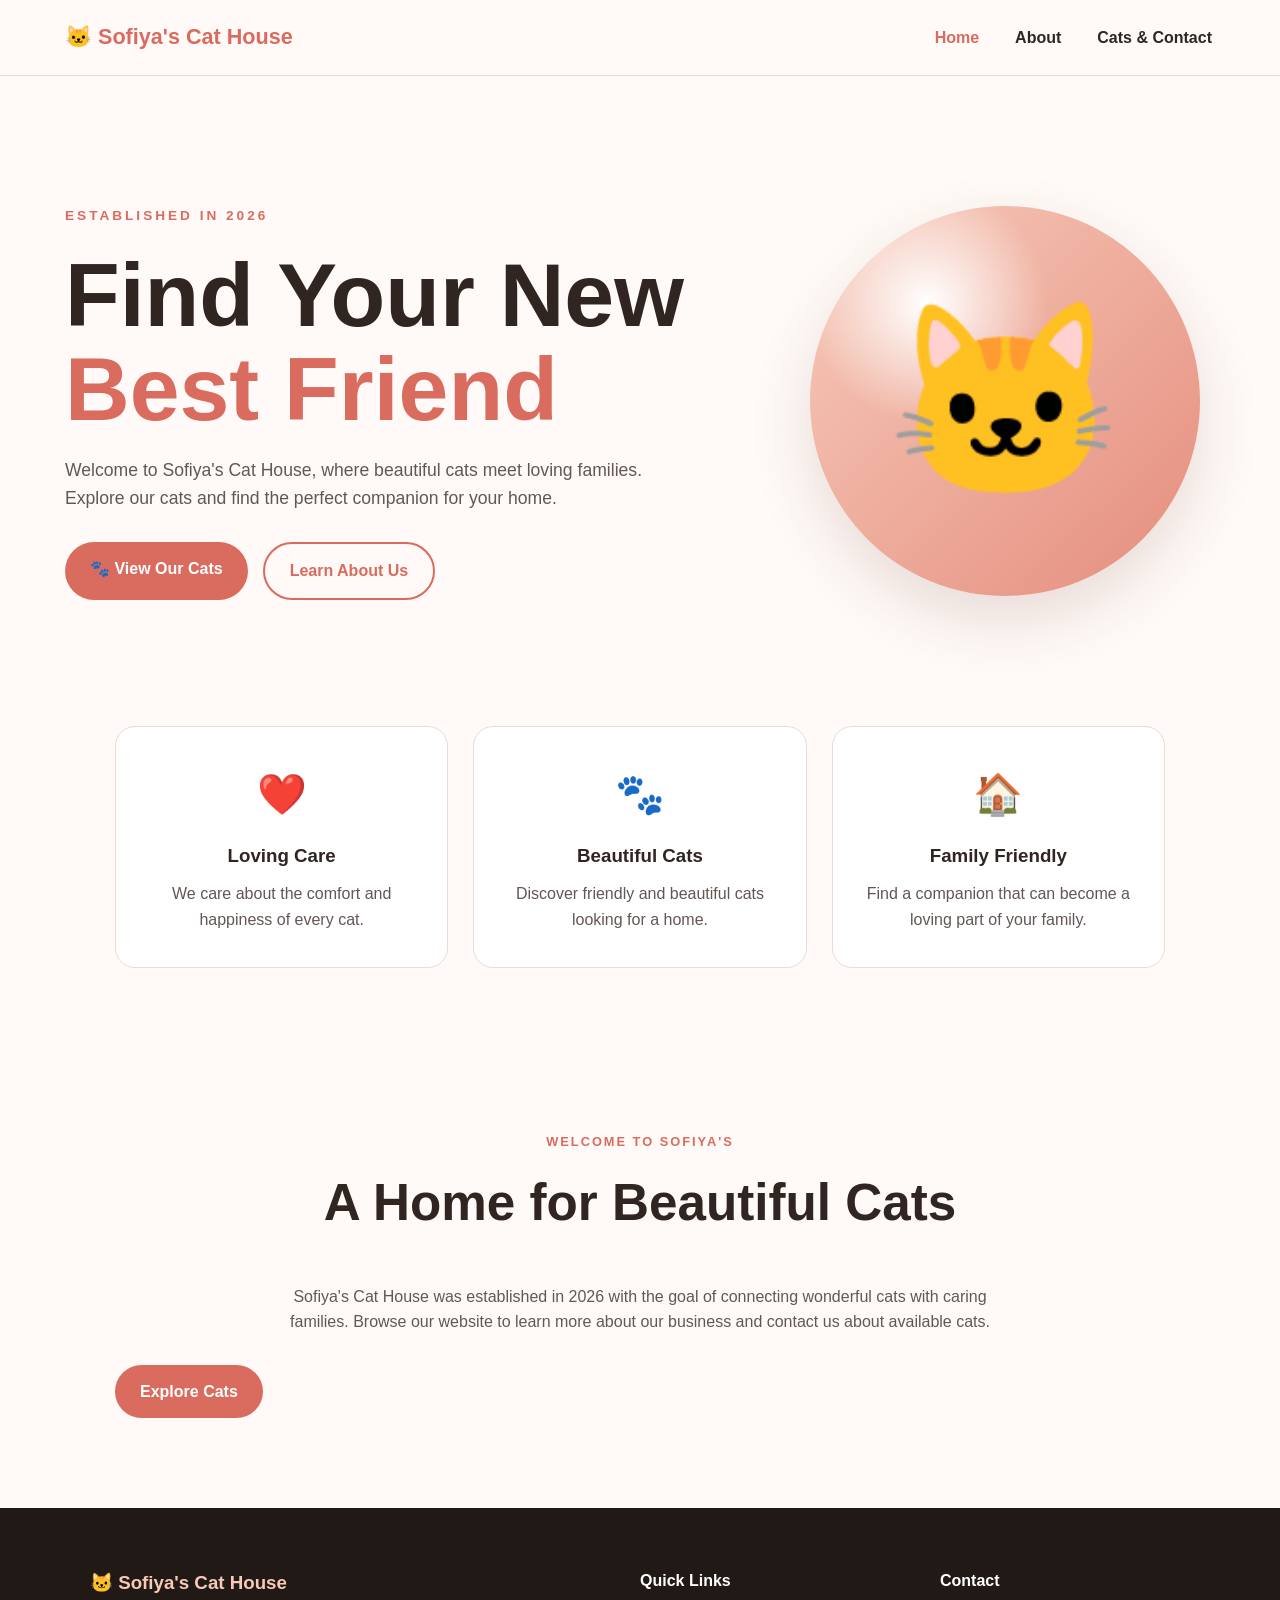
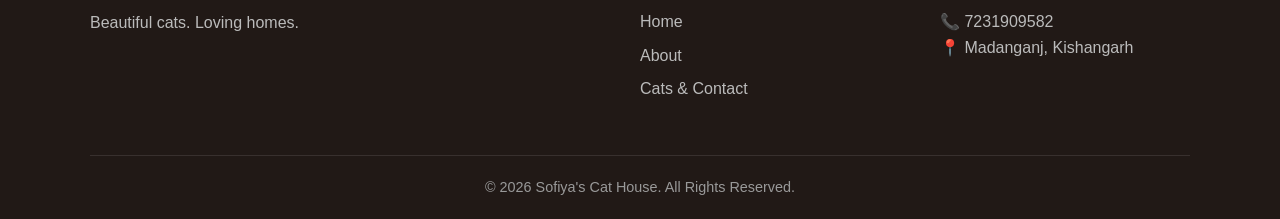
<file: index.html>
<!DOCTYPE html>
<html lang="en">
<head>
    <meta charset="UTF-8">
    <meta name="viewport" content="width=device-width, initial-scale=1.0">
    <meta name="description" content="Sofiya's Cat House - Find loving and beautiful cats for your family. Established in 2026 in Madanganj Kishangarh.">
    <meta name="author" content="Sofiya">
    <title>Sofiya's Cat House | Home</title>

    <link rel="stylesheet" href="style.css">
</head>

<body>

    <!-- Navigation -->
    <header class="header">
        <nav class="navbar">
            <div class="logo">
                🐱 Sofiya's Cat House
            </div>

            <button class="menu-toggle" id="menuToggle">
                ☰
            </button>

            <ul class="nav-links" id="navLinks">
                <li><a href="indexed.html" class="active">Home</a></li>
                <li><a href="about.html">About</a></li>
                <li><a href="content.html">Cats & Contact</a></li>
            </ul>
        </nav>
    </header>

    <!-- Hero Section -->
    <section class="hero">
        <div class="hero-content">
            <span class="small-title">ESTABLISHED IN 2026</span>

            <h1>Find Your New<br><span>Best Friend</span></h1>

            <p>
                Welcome to Sofiya's Cat House, where beautiful cats
                meet loving families. Explore our cats and find the
                perfect companion for your home.
            </p>

            <div class="hero-buttons">
                <a href="content.html" class="btn primary-btn">
                    🐾 View Our Cats
                </a>

                <a href="about.html" class="btn secondary-btn">
                    Learn About Us
                </a>
            </div>
        </div>

        <div class="hero-cat">
            <div class="cat-circle">
                🐱
            </div>
        </div>
    </section>

    <!-- Features -->
    <section class="features">

        <div class="feature-card">
            <div class="feature-icon">❤️</div>
            <h3>Loving Care</h3>
            <p>
                We care about the comfort and happiness of every cat.
            </p>
        </div>

        <div class="feature-card">
            <div class="feature-icon">🐾</div>
            <h3>Beautiful Cats</h3>
            <p>
                Discover friendly and beautiful cats looking for a home.
            </p>
        </div>

        <div class="feature-card">
            <div class="feature-icon">🏠</div>
            <h3>Family Friendly</h3>
            <p>
                Find a companion that can become a loving part of your family.
            </p>
        </div>

    </section>

    <!-- Welcome -->
    <section class="welcome section-padding">

        <div class="section-heading">
            <span>WELCOME TO SOFIYA'S</span>
            <h2>A Home for Beautiful Cats</h2>
        </div>

        <p class="center-text">
            Sofiya's Cat House was established in 2026 with the goal
            of connecting wonderful cats with caring families.
            Browse our website to learn more about our business
            and contact us about available cats.
        </p>

        <a href="content.html" class="btn primary-btn">
            Explore Cats
        </a>

    </section>

    <!-- Footer -->
    <footer class="footer">

        <div class="footer-content">

            <div>
                <h3>🐱 Sofiya's Cat House</h3>
                <p>Beautiful cats. Loving homes.</p>
            </div>

            <div>
                <h4>Quick Links</h4>
                <a href="indexed.html">Home</a>
                <a href="about.html">About</a>
                <a href="content.html">Cats & Contact</a>
            </div>

            <div>
                <h4>Contact</h4>
                <p>📞 7231909582</p>
                <p>📍 Madanganj, Kishangarh</p>
            </div>

        </div>

        <div class="copyright">
            © <span id="year"></span> Sofiya's Cat House. All Rights Reserved.
        </div>

    </footer>

    <script src="style.js"></script>

</body>
</html>
</file>
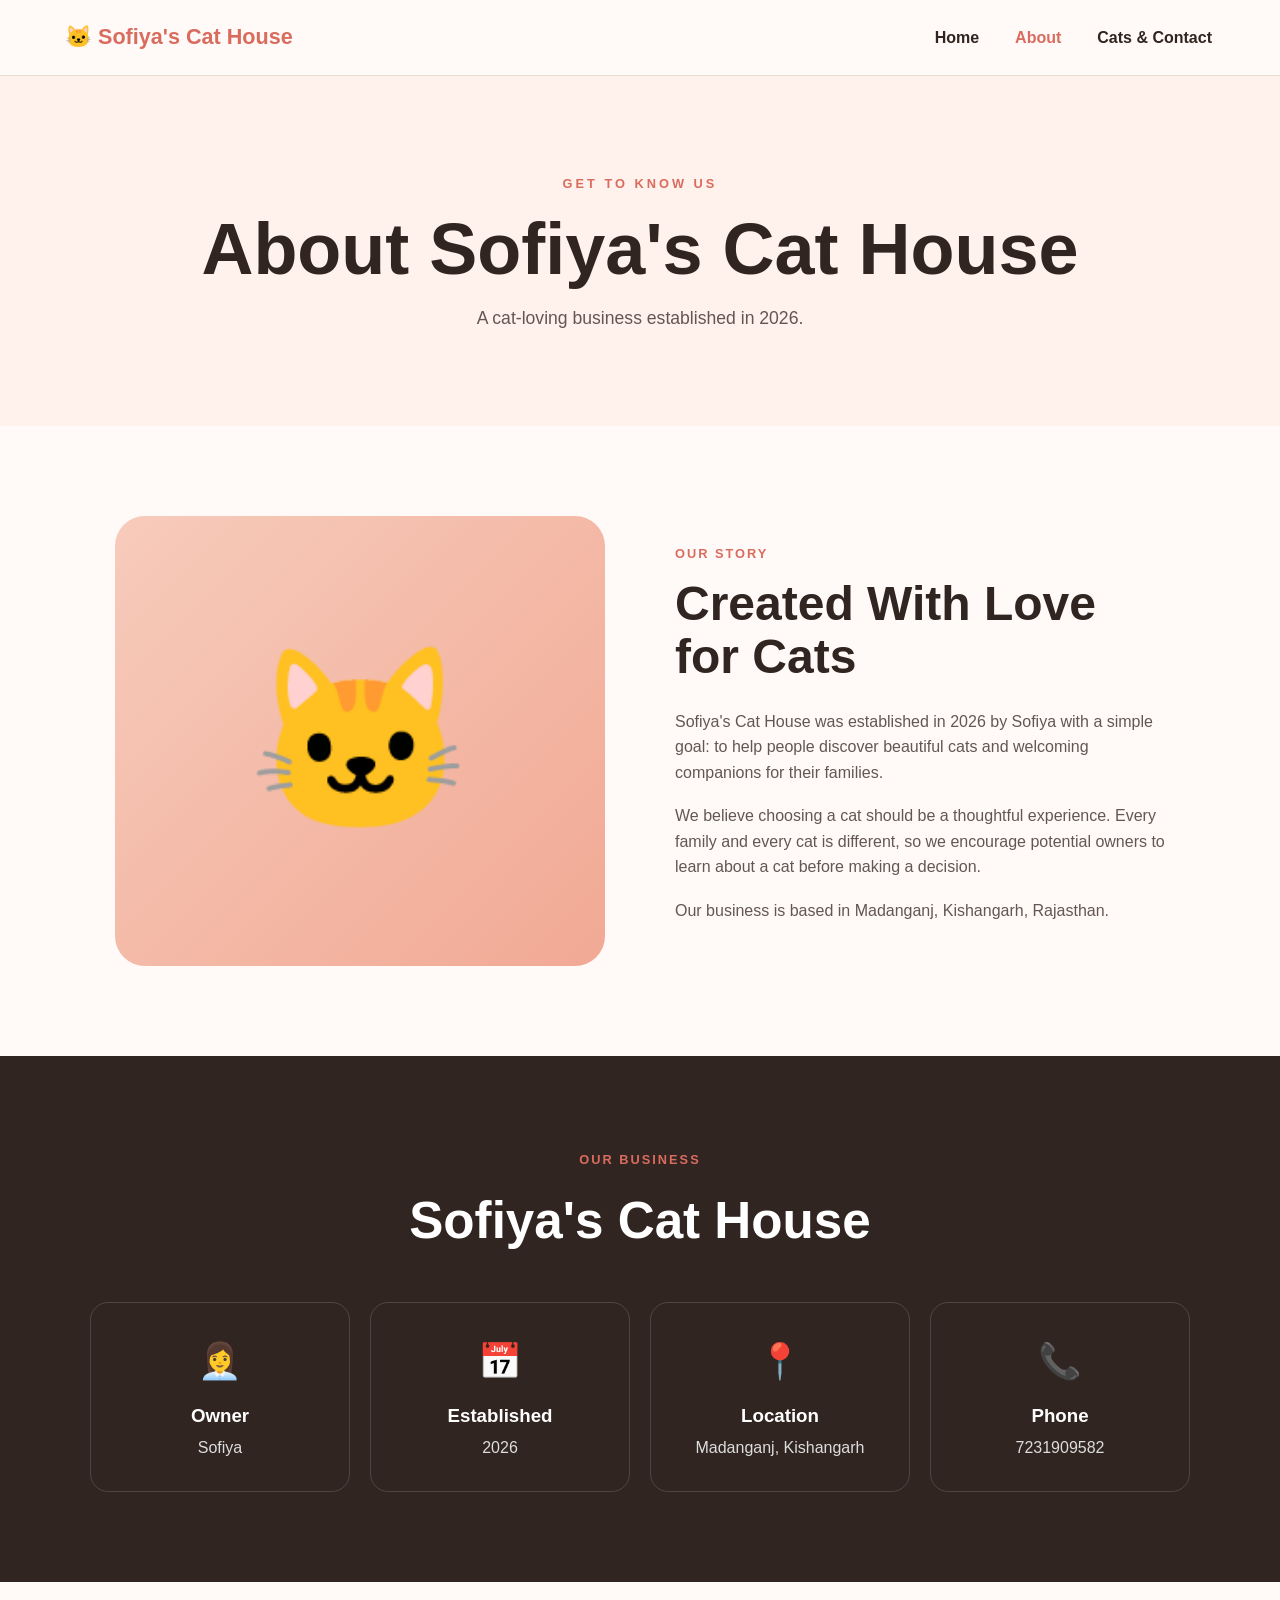
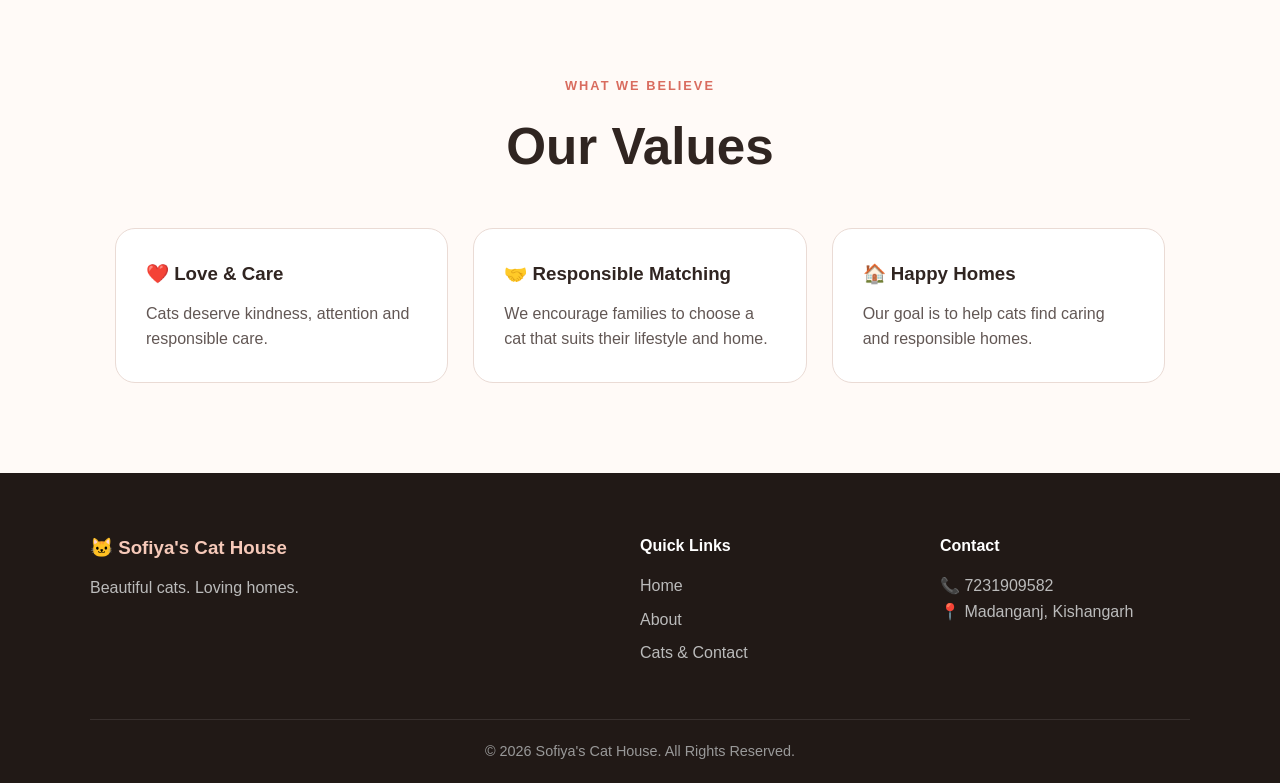
<file: about.html>
<!DOCTYPE html>
<html lang="en">
<head>
    <meta charset="UTF-8">
    <meta name="viewport" content="width=device-width, initial-scale=1.0">

    <meta name="description" content="Learn about Sofiya's Cat House, established in 2026 in Madanganj Kishangarh.">
    <meta name="author" content="Sofiya">

    <title>About Us | Sofiya's Cat House</title>

    <link rel="stylesheet" href="style.css">
</head>

<body>

    <!-- Navigation -->
    <header class="header">
        <nav class="navbar">

            <div class="logo">
                🐱 Sofiya's Cat House
            </div>

            <button class="menu-toggle" id="menuToggle">
                ☰
            </button>

            <ul class="nav-links" id="navLinks">
                <li><a href="indexed.html">Home</a></li>
                <li><a href="about.html" class="active">About</a></li>
                <li><a href="content.html">Cats & Contact</a></li>
            </ul>

        </nav>
    </header>

    <!-- Page Header -->
    <section class="page-banner">

        <div>
            <span>GET TO KNOW US</span>
            <h1>About Sofiya's Cat House</h1>
            <p>
                A cat-loving business established in 2026.
            </p>
        </div>

    </section>

    <!-- About Section -->
    <section class="about-section section-padding">

        <div class="about-image">
            <div class="large-cat-icon">
                🐱
            </div>
        </div>

        <div class="about-text">

            <span class="section-label">OUR STORY</span>

            <h2>Created With Love for Cats</h2>

            <p>
                Sofiya's Cat House was established in 2026 by Sofiya
                with a simple goal: to help people discover beautiful
                cats and welcoming companions for their families.
            </p>

            <p>
                We believe choosing a cat should be a thoughtful
                experience. Every family and every cat is different,
                so we encourage potential owners to learn about a cat
                before making a decision.
            </p>

            <p>
                Our business is based in Madanganj, Kishangarh,
                Rajasthan.
            </p>

        </div>

    </section>

    <!-- Business Information -->
    <section class="business-info">

        <div class="section-heading light-heading">
            <span>OUR BUSINESS</span>
            <h2>Sofiya's Cat House</h2>
        </div>

        <div class="info-grid">

            <div class="info-box">
                <span>👩‍💼</span>
                <h3>Owner</h3>
                <p>Sofiya</p>
            </div>

            <div class="info-box">
                <span>📅</span>
                <h3>Established</h3>
                <p>2026</p>
            </div>

            <div class="info-box">
                <span>📍</span>
                <h3>Location</h3>
                <p>Madanganj, Kishangarh</p>
            </div>

            <div class="info-box">
                <span>📞</span>
                <h3>Phone</h3>
                <p>7231909582</p>
            </div>

        </div>

    </section>

    <!-- Values -->
    <section class="values section-padding">

        <div class="section-heading">
            <span>WHAT WE BELIEVE</span>
            <h2>Our Values</h2>
        </div>

        <div class="value-grid">

            <div class="value-card">
                <h3>❤️ Love & Care</h3>
                <p>
                    Cats deserve kindness, attention and responsible care.
                </p>
            </div>

            <div class="value-card">
                <h3>🤝 Responsible Matching</h3>
                <p>
                    We encourage families to choose a cat that suits
                    their lifestyle and home.
                </p>
            </div>

            <div class="value-card">
                <h3>🏠 Happy Homes</h3>
                <p>
                    Our goal is to help cats find caring and responsible
                    homes.
                </p>
            </div>

        </div>

    </section>

    <!-- Footer -->
    <footer class="footer">

        <div class="footer-content">

            <div>
                <h3>🐱 Sofiya's Cat House</h3>
                <p>Beautiful cats. Loving homes.</p>
            </div>

            <div>
                <h4>Quick Links</h4>
                <a href="indexed.html">Home</a>
                <a href="about.html">About</a>
                <a href="content.html">Cats & Contact</a>
            </div>

            <div>
                <h4>Contact</h4>
                <p>📞 7231909582</p>
                <p>📍 Madanganj, Kishangarh</p>
            </div>

        </div>

        <div class="copyright">
            © <span id="year"></span> Sofiya's Cat House. All Rights Reserved.
        </div>

    </footer>

    <script src="style.js"></script>

</body>
</html>
</file>
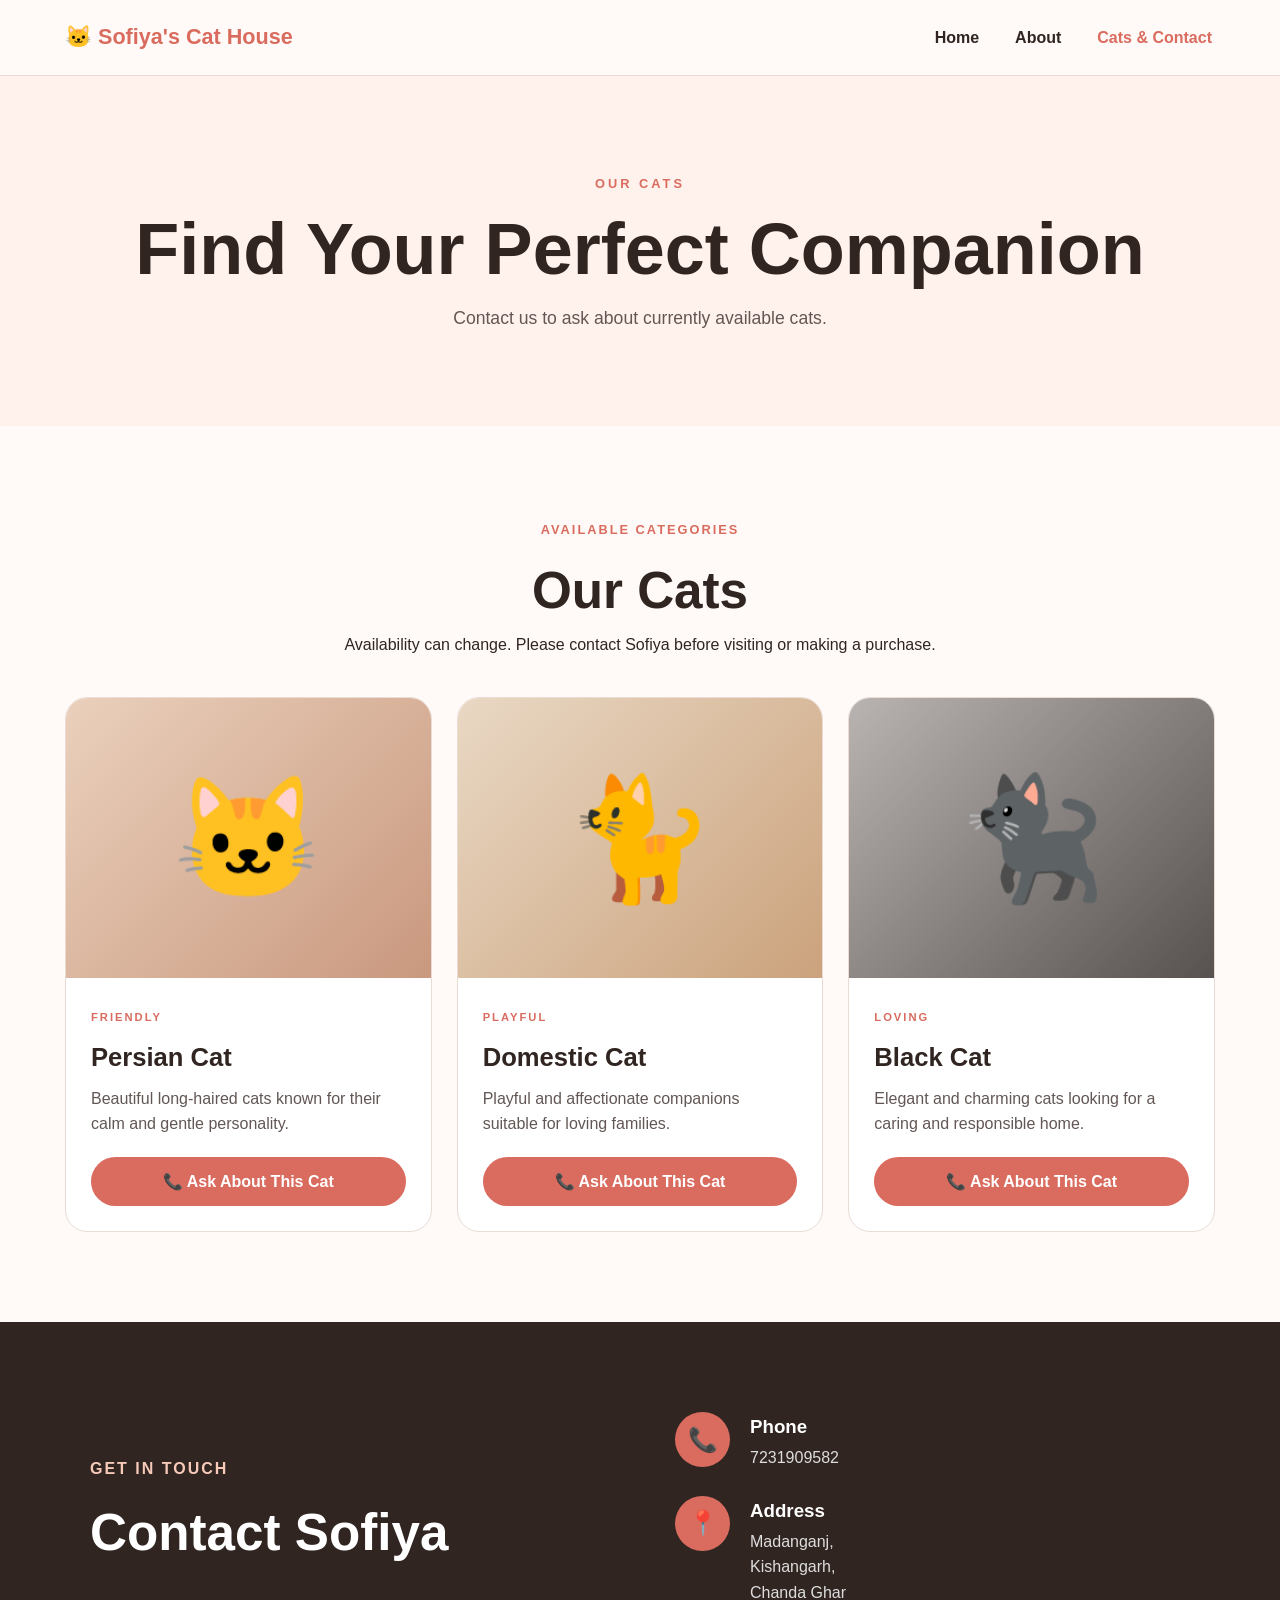
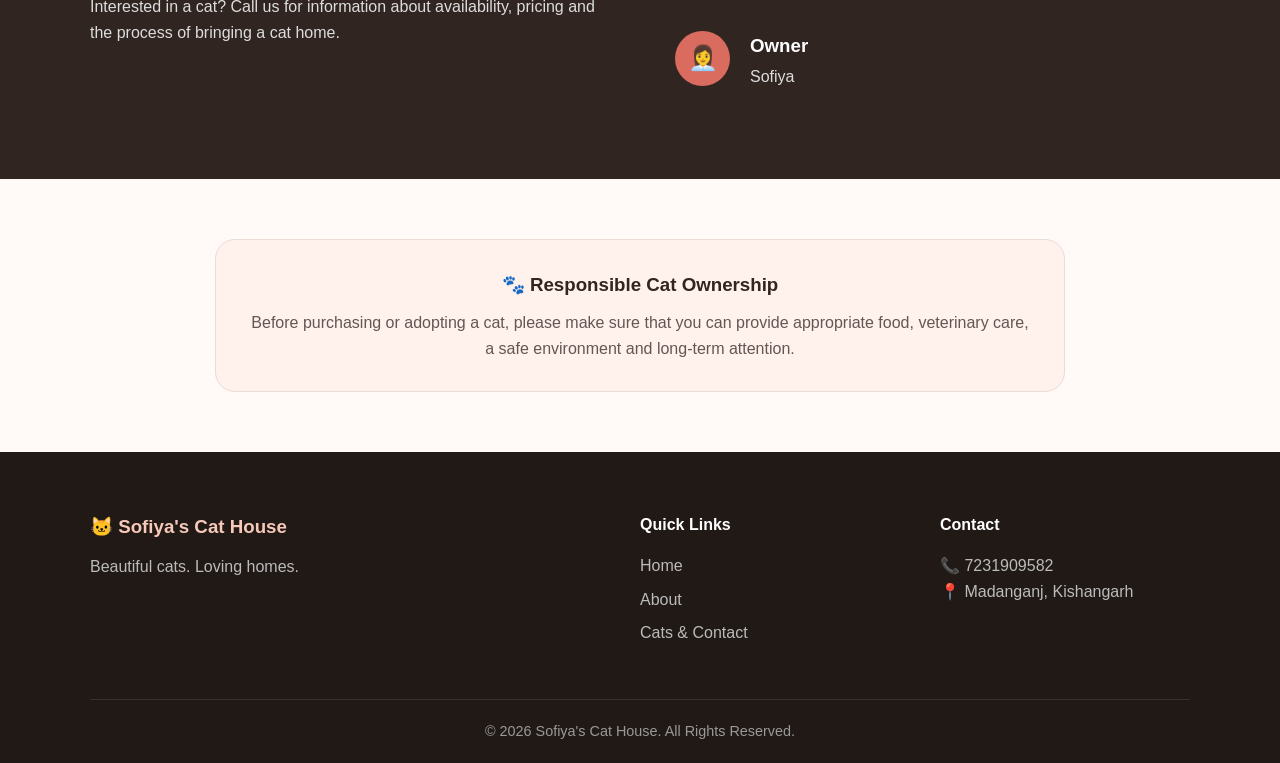
<file: content.html>
<!DOCTYPE html>
<html lang="en">
<head>

    <meta charset="UTF-8">
    <meta name="viewport" content="width=device-width, initial-scale=1.0">

    <meta name="description" content="Browse cats and contact Sofiya's Cat House in Madanganj Kishangarh.">
    <meta name="author" content="Sofiya">

    <title>Cats & Contact | Sofiya's Cat House</title>

    <link rel="stylesheet" href="style.css">

</head>

<body>

    <!-- Navigation -->
    <header class="header">

        <nav class="navbar">

            <div class="logo">
                🐱 Sofiya's Cat House
            </div>

            <button class="menu-toggle" id="menuToggle">
                ☰
            </button>

            <ul class="nav-links" id="navLinks">
                <li><a href="indexed.html">Home</a></li>
                <li><a href="about.html">About</a></li>
                <li><a href="content.html" class="active">Cats & Contact</a></li>
            </ul>

        </nav>

    </header>


    <!-- Page Banner -->
    <section class="page-banner">

        <div>

            <span>OUR CATS</span>

            <h1>Find Your Perfect Companion</h1>

            <p>
                Contact us to ask about currently available cats.
            </p>

        </div>

    </section>


    <!-- Cats -->
    <section class="cats-section section-padding">

        <div class="section-heading">

            <span>AVAILABLE CATEGORIES</span>

            <h2>Our Cats</h2>

            <p>
                Availability can change. Please contact Sofiya
                before visiting or making a purchase.
            </p>

        </div>


        <div class="cats-grid">


            <!-- Cat 1 -->
            <div class="cat-card">

                <div class="cat-photo cat-photo-one">
                    🐱
                </div>

                <div class="cat-details">

                    <span class="cat-tag">FRIENDLY</span>

                    <h3>Persian Cat</h3>

                    <p>
                        Beautiful long-haired cats known for their
                        calm and gentle personality.
                    </p>

                    <a href="tel:7231909582" class="cat-button">
                        📞 Ask About This Cat
                    </a>

                </div>

            </div>


            <!-- Cat 2 -->
            <div class="cat-card">

                <div class="cat-photo cat-photo-two">
                    🐈
                </div>

                <div class="cat-details">

                    <span class="cat-tag">PLAYFUL</span>

                    <h3>Domestic Cat</h3>

                    <p>
                        Playful and affectionate companions suitable
                        for loving families.
                    </p>

                    <a href="tel:7231909582" class="cat-button">
                        📞 Ask About This Cat
                    </a>

                </div>

            </div>


            <!-- Cat 3 -->
            <div class="cat-card">

                <div class="cat-photo cat-photo-three">
                    🐈‍⬛
                </div>

                <div class="cat-details">

                    <span class="cat-tag">LOVING</span>

                    <h3>Black Cat</h3>

                    <p>
                        Elegant and charming cats looking for a caring
                        and responsible home.
                    </p>

                    <a href="tel:7231909582" class="cat-button">
                        📞 Ask About This Cat
                    </a>

                </div>

            </div>


        </div>

    </section>


    <!-- Contact Section -->
    <section class="contact-section">

        <div class="contact-container">

            <div class="contact-text">

                <span>GET IN TOUCH</span>

                <h2>Contact Sofiya</h2>

                <p>
                    Interested in a cat? Call us for information about
                    availability, pricing and the process of bringing
                    a cat home.
                </p>

            </div>


            <div class="contact-details">

                <div class="contact-item">

                    <div class="contact-icon">
                        📞
                    </div>

                    <div>
                        <h3>Phone</h3>
                        <a href="tel:7231909582">
                            7231909582
                        </a>
                    </div>

                </div>


                <div class="contact-item">

                    <div class="contact-icon">
                        📍
                    </div>

                    <div>
                        <h3>Address</h3>

                        <p>
                            Madanganj,<br>
                            Kishangarh,<br>
                            Chanda Ghar
                        </p>

                    </div>

                </div>


                <div class="contact-item">

                    <div class="contact-icon">
                        👩‍💼
                    </div>

                    <div>

                        <h3>Owner</h3>

                        <p>
                            Sofiya
                        </p>

                    </div>

                </div>

            </div>

        </div>

    </section>


    <!-- Important Notice -->
    <section class="notice-section">

        <div class="notice-box">

            <h3>🐾 Responsible Cat Ownership</h3>

            <p>
                Before purchasing or adopting a cat, please make sure
                that you can provide appropriate food, veterinary care,
                a safe environment and long-term attention.
            </p>

        </div>

    </section>


    <!-- Footer -->
    <footer class="footer">

        <div class="footer-content">

            <div>

                <h3>🐱 Sofiya's Cat House</h3>

                <p>
                    Beautiful cats. Loving homes.
                </p>

            </div>


            <div>

                <h4>Quick Links</h4>

                <a href="indexed.html">Home</a>

                <a href="about.html">About</a>

                <a href="content.html">Cats & Contact</a>

            </div>


            <div>

                <h4>Contact</h4>

                <p>📞 7231909582</p>

                <p>📍 Madanganj, Kishangarh</p>

            </div>

        </div>


        <div class="copyright">

            © <span id="year"></span>
            Sofiya's Cat House. All Rights Reserved.

        </div>

    </footer>


    <script src="style.js"></script>

</body>
</html>
</file>
<file: style.css>
/* =========================================
   SOFIYA'S CAT HOUSE
   Main Website Styles
========================================= */


/* ---------- RESET ---------- */

* {
    margin: 0;
    padding: 0;
    box-sizing: border-box;
}

html {
    scroll-behavior: smooth;
}

body {
    font-family: Arial, Helvetica, sans-serif;
    background: #fffaf7;
    color: #302521;
    line-height: 1.6;
}

a {
    text-decoration: none;
    color: inherit;
}

img {
    max-width: 100%;
}


/* ---------- VARIABLES ---------- */

:root {
    --primary: #d96c5f;
    --primary-dark: #b84f44;
    --secondary: #f6c9b9;
    --cream: #fffaf7;
    --dark: #302521;
    --text: #625754;
    --white: #ffffff;
    --light: #fff1eb;
    --border: #eadbd5;
}


/* ---------- NAVIGATION ---------- */

.header {
    width: 100%;
    background: rgba(255, 250, 247, 0.97);
    border-bottom: 1px solid var(--border);
    position: sticky;
    top: 0;
    z-index: 1000;
}

.navbar {
    max-width: 1200px;
    margin: auto;
    min-height: 75px;
    padding: 0 25px;

    display: flex;
    align-items: center;
    justify-content: space-between;
}

.logo {
    font-size: 1.35rem;
    font-weight: 800;
    color: var(--primary);
}

.nav-links {
    list-style: none;

    display: flex;
    gap: 30px;
}

.nav-links a {
    font-weight: 600;
    color: var(--dark);
    padding: 8px 3px;
    transition: 0.3s;
}

.nav-links a:hover,
.nav-links a.active {
    color: var(--primary);
}

.menu-toggle {
    display: none;
    border: none;
    background: none;
    font-size: 28px;
    cursor: pointer;
}


/* ---------- HERO ---------- */

.hero {
    max-width: 1200px;
    min-height: 650px;
    margin: auto;
    padding: 70px 25px;

    display: flex;
    align-items: center;
    justify-content: space-between;
    gap: 50px;
}

.hero-content {
    flex: 1;
}

.small-title {
    color: var(--primary);
    font-size: 0.85rem;
    font-weight: 800;
    letter-spacing: 3px;
}

.hero h1 {
    font-size: clamp(3rem, 7vw, 5.7rem);
    line-height: 1.05;
    margin: 20px 0;
}

.hero h1 span {
    color: var(--primary);
}

.hero p {
    max-width: 580px;
    color: var(--text);
    font-size: 1.1rem;
    margin-bottom: 30px;
}

.hero-buttons {
    display: flex;
    flex-wrap: wrap;
    gap: 15px;
}


/* ---------- BUTTONS ---------- */

.btn {
    display: inline-block;
    padding: 14px 25px;
    border-radius: 50px;
    font-weight: 700;
    transition: 0.3s;
}

.primary-btn {
    background: var(--primary);
    color: white;
}

.primary-btn:hover {
    background: var(--primary-dark);
    transform: translateY(-2px);
}

.secondary-btn {
    border: 2px solid var(--primary);
    color: var(--primary);
}

.secondary-btn:hover {
    background: var(--primary);
    color: white;
}


/* ---------- HERO CAT ---------- */

.hero-cat {
    flex: 0 0 420px;
    display: flex;
    justify-content: center;
}

.cat-circle {
    width: 390px;
    height: 390px;
    border-radius: 50%;

    background:
        radial-gradient(circle at 30% 25%, #fff, transparent 30%),
        linear-gradient(135deg, #f7cbbb, #e58d7d);

    display: flex;
    align-items: center;
    justify-content: center;

    font-size: 190px;

    box-shadow: 0 25px 60px rgba(100, 50, 40, 0.15);
}


/* ---------- FEATURES ---------- */

.features {
    max-width: 1100px;
    margin: 0 auto 70px;

    display: grid;
    grid-template-columns: repeat(3, 1fr);
    gap: 25px;

    padding: 0 25px;
}

.feature-card {
    background: white;
    padding: 35px 25px;
    border-radius: 20px;
    text-align: center;

    border: 1px solid var(--border);

    transition: 0.3s;
}

.feature-card:hover {
    transform: translateY(-7px);
    box-shadow: 0 15px 40px rgba(60, 30, 20, 0.08);
}

.feature-icon {
    font-size: 40px;
    margin-bottom: 15px;
}

.feature-card h3 {
    margin-bottom: 10px;
}

.feature-card p {
    color: var(--text);
}


/* ---------- GENERAL SECTIONS ---------- */

.section-padding {
    max-width: 1100px;
    margin: auto;
    padding: 90px 25px;
}

.section-heading {
    text-align: center;
    margin-bottom: 40px;
}

.section-heading span,
.section-label {
    color: var(--primary);
    font-size: 0.8rem;
    font-weight: 800;
    letter-spacing: 2px;
}

.section-heading h2 {
    font-size: clamp(2rem, 5vw, 3.2rem);
    margin-top: 8px;
}

.center-text {
    max-width: 750px;
    margin: 0 auto 30px;
    text-align: center;
    color: var(--text);
}


/* ---------- PAGE BANNER ---------- */

.page-banner {
    min-height: 350px;
    padding: 80px 25px;

    display: flex;
    align-items: center;
    justify-content: center;

    text-align: center;

    background:
        linear-gradient(
            rgba(255, 241, 235, 0.92),
            rgba(255, 241, 235, 0.92)
        );
}

.page-banner span {
    color: var(--primary);
    font-weight: 800;
    letter-spacing: 3px;
    font-size: 0.8rem;
}

.page-banner h1 {
    font-size: clamp(2.5rem, 6vw, 4.5rem);
    line-height: 1.1;
    margin: 15px 0;
}

.page-banner p {
    color: var(--text);
    font-size: 1.1rem;
}


/* ---------- ABOUT ---------- */

.about-section {
    display: grid;
    grid-template-columns: 1fr 1fr;
    gap: 70px;
    align-items: center;
}

.about-image {
    min-height: 450px;
    border-radius: 30px;

    background:
        linear-gradient(135deg, #f7cbbb, #f1a994);

    display: flex;
    align-items: center;
    justify-content: center;
}

.large-cat-icon {
    font-size: 180px;
}

.about-text h2 {
    font-size: 3rem;
    line-height: 1.1;
    margin: 12px 0 25px;
}

.about-text p {
    color: var(--text);
    margin-bottom: 18px;
}


/* ---------- BUSINESS INFO ---------- */

.business-info {
    padding: 90px 25px;
    background: var(--dark);
    color: white;
}

.light-heading {
    color: white;
}

.light-heading h2 {
    color: white;
}

.info-grid {
    max-width: 1100px;
    margin: auto;

    display: grid;
    grid-template-columns: repeat(4, 1fr);
    gap: 20px;
}

.info-box {
    text-align: center;
    padding: 30px 15px;
    border: 1px solid rgba(255,255,255,0.15);
    border-radius: 18px;
}

.info-box > span {
    font-size: 35px;
}

.info-box h3 {
    margin: 12px 0 5px;
}

.info-box p {
    color: #ddd;
}


/* ---------- VALUES ---------- */

.value-grid {
    display: grid;
    grid-template-columns: repeat(3, 1fr);
    gap: 25px;
}

.value-card {
    padding: 30px;
    background: white;
    border-radius: 20px;
    border: 1px solid var(--border);
}

.value-card h3 {
    margin-bottom: 12px;
}

.value-card p {
    color: var(--text);
}


/* ---------- CATS ---------- */

.cats-section {
    max-width: 1200px;
}

.cats-grid {
    display: grid;
    grid-template-columns: repeat(3, 1fr);
    gap: 25px;
}

.cat-card {
    background: white;
    border-radius: 22px;
    overflow: hidden;
    border: 1px solid var(--border);

    transition: 0.3s;
}

.cat-card:hover {
    transform: translateY(-7px);
    box-shadow: 0 20px 45px rgba(70, 30, 20, 0.1);
}

.cat-photo {
    height: 280px;

    display: flex;
    align-items: center;
    justify-content: center;

    font-size: 120px;
}

.cat-photo-one {
    background: linear-gradient(135deg, #ead0bc, #c9987e);
}

.cat-photo-two {
    background: linear-gradient(135deg, #e9d8c4, #cba27c);
}

.cat-photo-three {
    background: linear-gradient(135deg, #b9b4b1, #57524f);
}

.cat-details {
    padding: 25px;
}

.cat-tag {
    font-size: 0.7rem;
    color: var(--primary);
    font-weight: 800;
    letter-spacing: 2px;
}

.cat-details h3 {
    font-size: 1.6rem;
    margin: 8px 0;
}

.cat-details p {
    color: var(--text);
    margin-bottom: 20px;
}

.cat-button {
    display: block;
    text-align: center;
    background: var(--primary);
    color: white;
    padding: 12px;
    border-radius: 30px;
    font-weight: 700;
}

.cat-button:hover {
    background: var(--primary-dark);
}


/* ---------- CONTACT ---------- */

.contact-section {
    background: var(--dark);
    color: white;
    padding: 90px 25px;
}

.contact-container {
    max-width: 1100px;
    margin: auto;

    display: grid;
    grid-template-columns: 1fr 1fr;
    gap: 70px;
    align-items: center;
}

.contact-text > span {
    color: var(--secondary);
    font-weight: 800;
    letter-spacing: 2px;
}

.contact-text h2 {
    font-size: 3.2rem;
    margin: 10px 0 20px;
}

.contact-text p {
    color: #ddd;
}

.contact-details {
    display: flex;
    flex-direction: column;
    gap: 25px;
}

.contact-item {
    display: flex;
    gap: 20px;
    align-items: flex-start;
}

.contact-icon {
    width: 55px;
    height: 55px;
    flex-shrink: 0;

    border-radius: 50%;
    background: var(--primary);

    display: flex;
    align-items: center;
    justify-content: center;

    font-size: 24px;
}

.contact-item h3 {
    margin-bottom: 3px;
}

.contact-item p,
.contact-item a {
    color: #ddd;
}

.contact-item a:hover {
    color: var(--secondary);
}


/* ---------- NOTICE ---------- */

.notice-section {
    padding: 60px 25px;
}

.notice-box {
    max-width: 850px;
    margin: auto;

    background: var(--light);
    border: 1px solid var(--border);

    padding: 30px;
    border-radius: 20px;
    text-align: center;
}

.notice-box h3 {
    margin-bottom: 10px;
}

.notice-box p {
    color: var(--text);
}


/* ---------- FOOTER ---------- */

.footer {
    background: #211916;
    color: white;
    padding: 60px 25px 20px;
}

.footer-content {
    max-width: 1100px;
    margin: auto;

    display: grid;
    grid-template-columns: 2fr 1fr 1fr;
    gap: 50px;
}

.footer h3 {
    color: var(--secondary);
    margin-bottom: 12px;
}

.footer h4 {
    margin-bottom: 15px;
}

.footer p {
    color: #bbb;
}

.footer a {
    display: block;
    color: #bbb;
    margin-bottom: 8px;
}

.footer a:hover {
    color: white;
}

.copyright {
    max-width: 1100px;
    margin: 45px auto 0;
    padding-top: 20px;

    border-top: 1px solid rgba(255,255,255,0.1);

    text-align: center;
    color: #999;
    font-size: 0.9rem;
}


/* ---------- RESPONSIVE ---------- */

@media (max-width: 900px) {

    .hero {
        flex-direction: column;
        text-align: center;
        padding-top: 60px;
    }

    .hero p {
        margin-left: auto;
        margin-right: auto;
    }

    .hero-buttons {
        justify-content: center;
    }

    .hero-cat {
        flex-basis: auto;
    }

    .cat-circle {
        width: 300px;
        height: 300px;
        font-size: 140px;
    }

    .features,
    .cats-grid,
    .value-grid {
        grid-template-columns: 1fr 1fr;
    }

    .about-section,
    .contact-container {
        grid-template-columns: 1fr;
    }

    .info-grid {
        grid-template-columns: 1fr 1fr;
    }

    .footer-content {
        grid-template-columns: 1fr 1fr;
    }
}


@media (max-width: 650px) {

    .navbar {
        min-height: 65px;
    }

    .logo {
        font-size: 1.05rem;
    }

    .menu-toggle {
        display: block;
    }

    .nav-links {
        position: absolute;
        top: 65px;
        left: 0;
        width: 100%;

        background: var(--cream);

        flex-direction: column;
        gap: 0;

        display: none;

        border-bottom: 1px solid var(--border);
    }

    .nav-links.show {
        display: flex;
    }

    .nav-links li {
        width: 100%;
    }

    .nav-links a {
        display: block;
        padding: 15px 25px;
        border-bottom: 1px solid var(--border);
    }

    .hero {
        min-height: auto;
        padding: 60px 20px;
    }

    .hero h1 {
        font-size: 3rem;
    }

    .cat-circle {
        width: 250px;
        height: 250px;
        font-size: 115px;
    }

    .features,
    .cats-grid,
    .value-grid,
    .info-grid,
    .footer-content {
        grid-template-columns: 1fr;
    }

    .section-padding {
        padding: 65px 20px;
    }

    .page-banner {
        min-height: 300px;
    }

    .about-image {
        min-height: 300px;
    }

    .large-cat-icon {
        font-size: 120px;
    }

    .about-text h2,
    .contact-text h2 {
        font-size: 2.4rem;
    }

    .contact-container {
        gap: 40px;
    }

    .footer-content {
        gap: 30px;
    }

}
</file>
